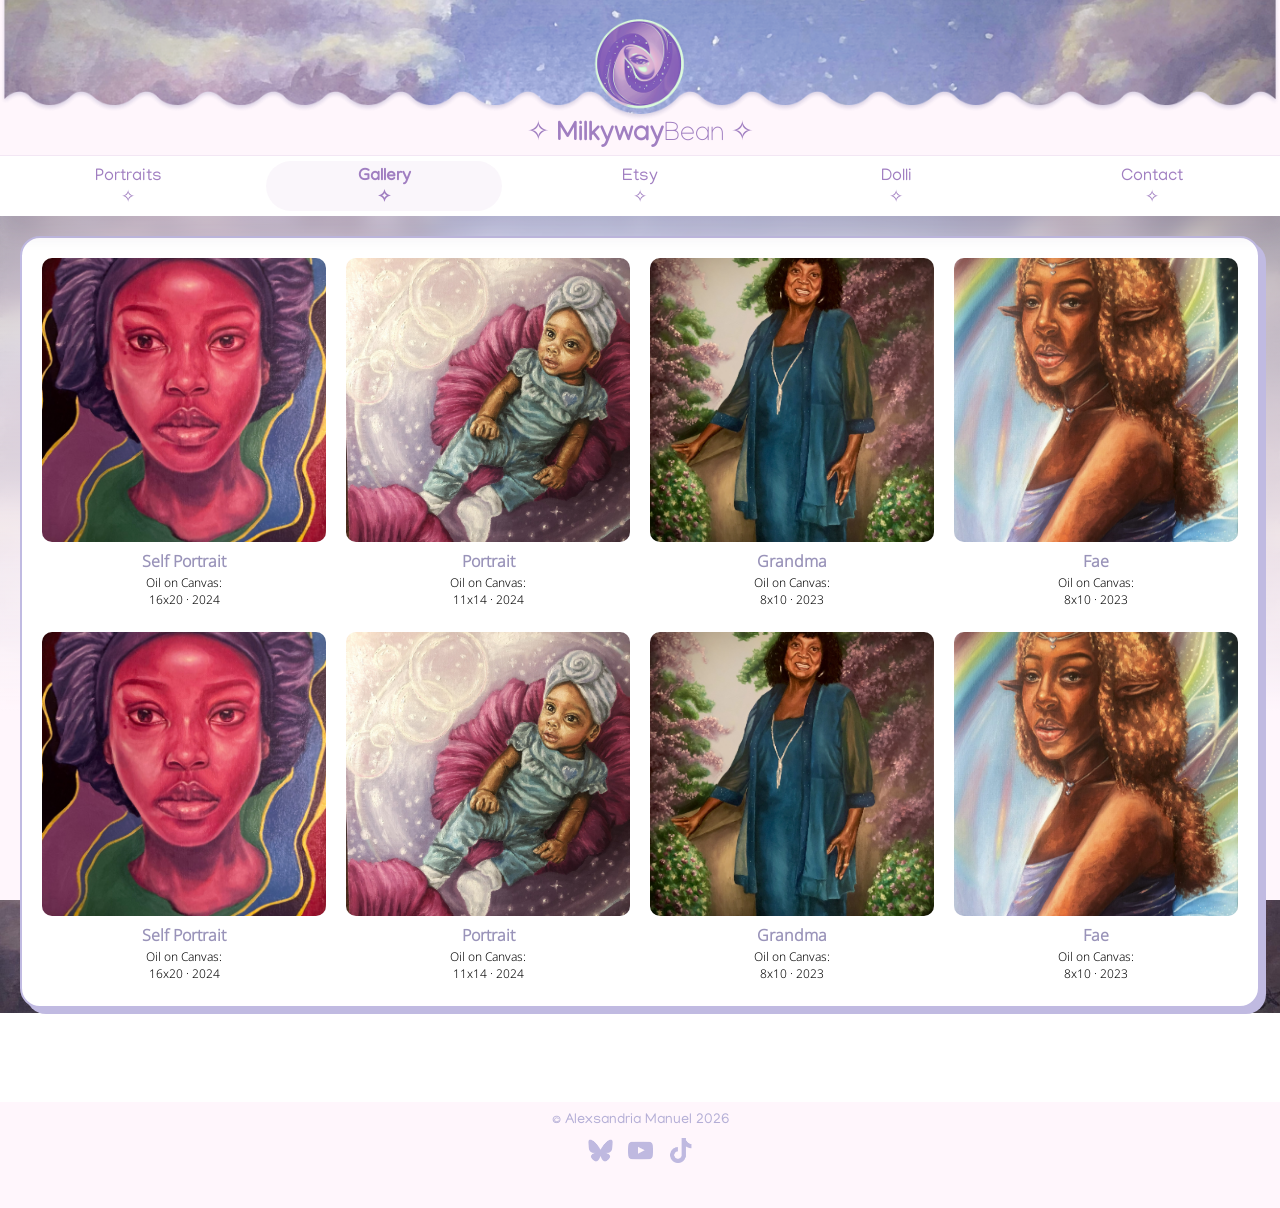
<file: gallery.html>
<!DOCTYPE html>
<html lang="en">
<head>
<meta http-equiv="content-type" content="text/html; charset=utf-8">
<meta name="viewport" content="width=device-width, initial-scale=1, viewport-fit=cover">
<meta name="mobile-web-app-capable" content="yes">
<meta name="apple-mobile-web-app-capable" content="yes">
<meta name="text-scale" content="scale">

<title>MilkywayBean</title>
<link rel="icon" type="image/x-icon" href="Assets/mwblogo.png">
<link rel="stylesheet" href="mainstyle.css">
<script src="mainscript.js" defer></script>

<style>


.gallerycontainer{
    box-shadow: 6px 6px 0px #c0bae1;
}

.galleryitem {
    margin: 0;
    cursor: pointer;
    display: flex;
    flex-direction: column;
    width: calc(25% - 15px);
}

.galleryimg {
    width: 100%;
    aspect-ratio: 1 / 1;
    object-fit: cover;
    cursor: pointer;
    border-radius: 10px;
    transition: ease .3s;
}

.gallerytitle {
    font-size: 16px;
    margin: 8px 0 2px 0;
    line-height: normal;
    text-align: center;
}

.galleryinfo {
    margin: 0 0 4px 0;
    line-height: normal;
    text-align: center;
    font-size: 12px;
}

#lightbox {
    display: none;
    position: fixed;
    inset: 0;
    background: rgba(0,0,0,0.8);
    z-index: 999;
    align-items: center;
    justify-content: center;
    flex-direction: column;
    gap: 12px;
    cursor: pointer;
}

#lightboximg {
    max-width: 90%;
    max-height: 80%;
    border-radius: 10px;
}

#lightboxcaption {
    text-align: center;
    color: white;
}

#lightboxcaption h3 {
    font-size: 18px;
    color: white;
}

#lightboxcaption p {
    margin: 0;
    margin-top:25px;
    color: rgba(255,255,255,0.75);
}

@media screen and (max-width: 614px) {
    .galleryitem {
        width: calc(50% - 10px);
    }
}
</style>
</head>

<body>
<div id="pagebg"></div>
<header>
<a href="index.html"><img id="logobanner" src="Assets/bannerframe.png"/></a>
<a href="index.html"><div id="title">✧ Milkyway<thin style="font-family: headertextthin;">Bean</thin> ✧</div></a>
</header>
<nav id="navbar">

<div id="navmenu">
<p id="swirl">𖦹</p>Menu
</div>

<div class="page"><a  href="portraits.html">Portraits <br> ✧</a></div>
<div class="activepage"><a  href="gallery.html">Gallery <br> ✧</a></div>
<div class="page"><a href="" rel="noopener" target="_blank">Etsy <br> ✧</a></div>
<div class="page"><a href="" rel="noopener" target="_blank">Dolli <br> ✧</a></div>
<div class="page">Contact <br> ✧</div>
</nav>



<main id="maincontent">
    <div class="gallerycontainer" style="background-color:white;">

        <figure class="galleryitem" onclick="openLightbox(this)">
            <img class="galleryimg" src="Paintings/selfportrait1.jpg"/>
            <figcaption>
                <h3 class="gallerytitle">Self Portrait</h3>
                <p class="galleryinfo">Oil on Canvas:<br> 16x20 · 2024</p>
            </figcaption>
        </figure>

        <figure class="galleryitem" onclick="openLightbox(this)">
            <img class="galleryimg" src="Paintings/portrait1.jpg"/>
            <figcaption>
                <h3 class="gallerytitle">Portrait</h3>
                <p class="galleryinfo">Oil on Canvas:<br> 11x14 · 2024</p>
            </figcaption>
        </figure>

        <figure class="galleryitem" onclick="openLightbox(this)">
            <img class="galleryimg" src="Paintings/grandma1.jpg"/>
            <figcaption>
                <h3 class="gallerytitle">Grandma</h3>
                <p class="galleryinfo">Oil on Canvas:<br> 8x10 · 2023</p>
            </figcaption>
        </figure>

        <figure class="galleryitem" onclick="openLightbox(this)">
            <img class="galleryimg" src="Paintings/fae1.jpg"/>
            <figcaption>
                <h3 class="gallerytitle">Fae</h3>
                <p class="galleryinfo">Oil on Canvas:<br> 8x10 · 2023</p>
            </figcaption>
        </figure>

        <figure class="galleryitem" onclick="openLightbox(this)">
            <img class="galleryimg" src="Paintings/selfportrait1.jpg"/>
            <figcaption>
                <h3 class="gallerytitle">Self Portrait</h3>
                <p class="galleryinfo">Oil on Canvas:<br> 16x20 · 2024</p>
            </figcaption>
        </figure>

        <figure class="galleryitem" onclick="openLightbox(this)">
            <img class="galleryimg" src="Paintings/portrait1.jpg"/>
            <figcaption>
                <h3 class="gallerytitle">Portrait</h3>
                <p class="galleryinfo">Oil on Canvas:<br> 11x14 · 2024</p>
            </figcaption>
        </figure>

        <figure class="galleryitem" onclick="openLightbox(this)">
            <img class="galleryimg" src="Paintings/grandma1.jpg"/>
            <figcaption>
                <h3 class="gallerytitle">Grandma</h3>
                <p class="galleryinfo">Oil on Canvas:<br> 8x10 · 2023</p>
            </figcaption>
        </figure>

        <figure class="galleryitem" onclick="openLightbox(this)">
            <img class="galleryimg" src="Paintings/fae1.jpg"/>
            <figcaption>
                <h3 class="gallerytitle">Fae</h3>
                <p class="galleryinfo">Oil on Canvas:<br> 8x10 · 2023</p>
            </figcaption>
        </figure>

    </div>

    <div id="lightbox" onclick="this.style.display='none'">
        <img id="lightboximg"/>
        <div id="lightboxcaption">
            <h3 id="lightboxtitle"></h3>
            <p id="lightboxinfo"></p>
        </div>
    </div>
</main>
    <footer>
        <div id="footer"> © Alexsandria Manuel 2026</div>
        <div id="smfooter">
        <a href="" rel="noopener" target="_blank"><img class="smfootericons" src="Assets/bluesky.png"/></a> 
        <a href="" rel="noopener" target="_blank"><img class="smfootericons" src="Assets/youtube.png"/></a>
        <a href="" rel="noopener" target="_blank"><img class="smfootericons" src="Assets/tiktok.png"/></a>
        </div>
    </footer>


    </body>

    </html>
</file>
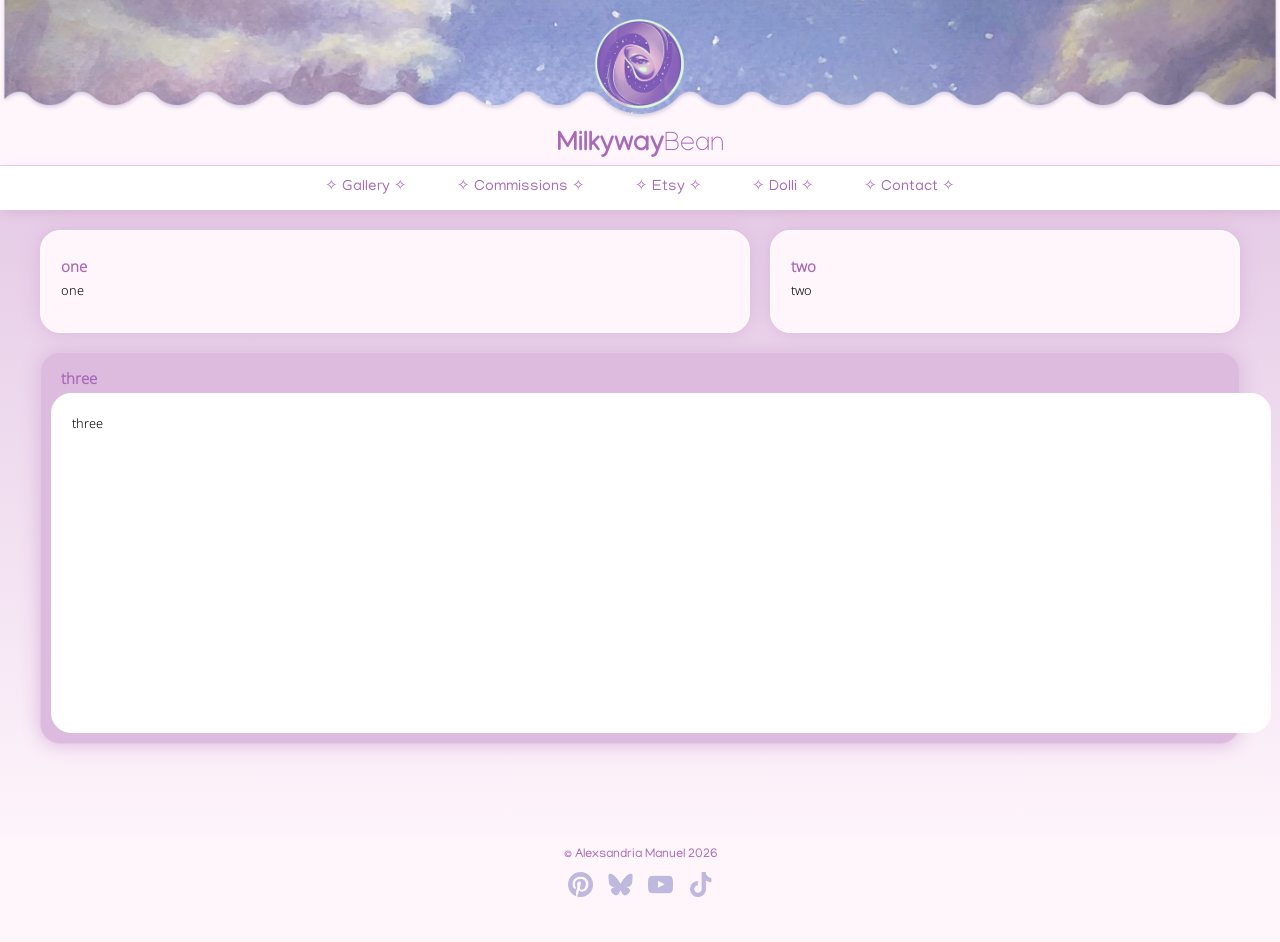
<file: milkywaybean.html>
<!DOCTYPE html>
<html lang="en">
<head>
<meta http-equiv="content-type" content="text/html; charset=utf-8">
<meta name="viewport" content="width=device-width, initial-scale=1">
<title></title>
<style>
@font-face {
    font-family: headertextbold;
    src: url(Fonts/Manjari\ Bold\ 700.ttf);
}

@font-face {
    font-family: headertextreg;
    src: url(Fonts/Manjari\ Regular\ 400.ttf);
}

@font-face {
    font-family: headertextthin;
    src: url(Fonts/Manjari\ Thin\ 100.ttf);
}

@font-face {
    font-family: bodytext;
    src: url(Fonts/NotoSans-VariableFont_wdth\,wght.ttf);
    font-weight: 300;
}

body {
    font-family: bodytext;
    height: 100%;
    padding: 0;
    margin: 0;
    background: linear-gradient(0deg, #FFF6FC 0%, #d9b6dca4 100%);
    background-color: #d9b6dca4;
    background-repeat: no-repeat;
    overflow-x: hidden;
    font-size: .8rem;
    user-select: none;
    transition: .3s ease;
}

header {
    overflow-x: hidden;
    background-color: #FFF6FC;

}

#logobanner {
    width: 100%;
    height: auto;
    position: relative;
    z-index: 200;
}

#title {
    font-family: headertextbold;
    font-size: 1.7rem;
    text-align: center;
    color: #A969B9;

    border-bottom: solid 1px #a969b947;
    width: 100%;
    margin: auto;
    margin-top: -5px;
    padding-bottom: 3px;
    position: relative;
    z-index: 300;
}

#navbar {
    background-color: white;
    color: #A969B9;
    box-shadow: 3px 3px 10px rgba(187, 114, 168, 0.24);
    padding: 5px 10px;
    font-size: 15px;
    font-family: headertextbold;
    display: flex;
    justify-content: center;
    flex-wrap: wrap;
    flex-direction: row;
    text-align: center;
    gap: 30px;
    width: auto;
    height: 34px;
    top: 0;
    position: sticky;
    z-index: 100;
    transition: .3s ease;
    animation: fadeUp 0.5s  both;
}

#navmenu {
    display: none;
}

a{
    text-decoration: none;
    color: #A969B9;
}

.page {
    cursor: pointer;
    transition: 0.4s ease;
    width: auto;
    padding: 5px;
    padding-left:10px;
    padding-right:10px;
    border-radius: 20px;
    font-family: headertextreg;
}

.page:hover {
    background-color: #d9b6dc21;
    font-family: headertextbold;
}

main {
    padding: 20px 40px;
}

.container, .gallerycontainer {
    background-color: #FFF6FC;
    padding: 20px;
    width: 100%;
    border-radius: 20px;
    border: 1px white solid;
    display:flex;
    flex-direction: row;
    flex-wrap: wrap;
    gap:20px;
}

.container {
    box-shadow: 0px 0px 20px #dab6da;
    transition: 0.4s ease;
    will-change: transform;
    isolation: isolate;
    animation: fadeUp 0.5s both;
}

.galleryborder {
    background-color: #ddbbdf;
    padding: 10px;
    width: 100%;
    border-radius: 20px;
    box-shadow: 0px 0px 20px #dab6da;
    border: 1px #e5c6e7 solid;
    transition: 0.4s ease;
    will-change: transform;
    isolation: isolate;
    animation: fadeUp 0.5s  both;
}

@keyframes fadeUp {
  from {
    opacity: 0;
    transform: scale(0.99) translateY(-6px);
  }
  to {
    opacity: 1;
    transform: scale(1) translateY(0);
  }
}

h3 {
    line-height: 0;
    color: #A969B9;
}

footer {
    background-color: #FFF6FC;
    color: #A969B9;
    font-family: headertextreg;
    text-align: center;
    padding: 10px;
    position: relative;
    bottom: -74px;
}

#smbanner {
    width: auto;
    display: flex;
    flex-direction: row;
    flex-wrap: nowrap;
    justify-content: center;
    gap: 15px;
    padding: 10px;
    padding-bottom: 30px;
}

.smbannericons {
    width: 25px;
    transition: .4s ease;
}

.smbannericons:hover,
.smbannericons:active {
    cursor: pointer;
    filter: saturate(2);
}

#swirl {
    margin: 0;
    padding: 0;
    display: none;
    font-size: 20px;
    transition: transform 0.4s ease;
}

#swirl:hover,
#swirl:active {
    animation: swirlSpin 0.6s ease-in-out;
    cursor: pointer;
}

@keyframes swirlSpin {
    from { transform: rotate(360deg); }
    to { transform: rotate(0deg); }
}


@media screen and (min-width: 661px) {
    #logobanner {
        transform: translateY(-10px);
        transition: transform 0.4s ease-in-out;
    }

    #logobanner:hover {
        transform: translateY(0);
        cursor: pointer;
    }
}


@media screen and (max-width: 660px) {
    header {
        position: relative;
        top: 0;
        z-index: 200;
    }

    #logobanner {
        transform: scale(1.5);
        transform-origin: center top;
        cursor: pointer;
    }

    #title {
        margin-top: 25px;
    }

    #navbar {
        flex-direction: column;
        position: sticky;
        top: 0;
        z-index: 300;
        gap: 0;
        padding: 5px 10px;
        height: auto;
    }

    #navbar div:first-child {
        padding: 5px;
        width: stretch;
        margin: auto;
        border-radius: 10px;
    }

    #navbar div:not(:first-child) {
        opacity: 0;
        pointer-events: none;
        max-height: 0;
        overflow: hidden;
        transition: opacity 0.3s ease, max-height 0.3s ease;
        padding: 0;
    }

    #navbar.open div:not(:first-child) {
        opacity: 1;
        pointer-events: auto;
        max-height: 30px;
        padding: 8px 0;
    }

    #navmenu {
        display: block;
    }

    #swirl {
        display: block;
    }
}
</style>
</head>

<body>
<header>

<img id="logobanner" src="Assets/bannerframe.png"/>
<div id="title">Milkyway<thin style="font-family: headertextthin;">Bean</thin></div>

</header>
<nav id="navbar">

<div id="navmenu">
<p id="swirl">𖦹</p>menu
</div>

<div class="page"><a  href="">✧ Gallery ✧</a></div>
<div class="page"><a  href="">✧ Commissions ✧</a></div>
<div class="page"><a href="" rel="noopener" target="_blank">✧ Etsy ✧</a></div>
<div class="page"><a href="" rel="noopener" target="_blank">✧ Dolli ✧</a></div>
<div class="page">✧ Contact ✧</div>
</nav>
<main>

<section style="display:flex;flex-direction: row;margin:auto;position:relative;width:100%;gap:20px;flex-wrap: wrap;">
<div class="container" style="flex:50%;">
    <section>
    <h3>one</h3>
    <p>one</p>
    </section>
</div>
<div class="container" style="flex:30%;">
    <section>
    <h3>two</h3>
    <p>two</p>
    </section>
</div>
</section>

<section  style="display:flex;flex-direction: row;margin:auto;margin-top:20px;position:relative;width:100%;gap:20px;">
<div class="galleryborder">
    <div style="padding-left:10px;"><h3>three</h3></div>
    <div class="gallerycontainer" style="width:stretch;padding-bottom:300px;background-color: white;">
    three
    </div>
</div>
</section>

</main>
<footer>
    <div id="footer"> © Alexsandria Manuel 2026</div>
    <div id="smbanner">
    <a href="" rel="noopener" target="_blank"><img class="smbannericons" src="Assets/pinterest.png"/></a>
    <a href="" rel="noopener" target="_blank"><img class="smbannericons" src="Assets/bluesky.png"/></a> 
    <a href="" rel="noopener" target="_blank"><img class="smbannericons" src="Assets/youtube.png"/></a>
    <a href="" rel="noopener" target="_blank"><img class="smbannericons" src="Assets/tiktok.png"/></a>
    </div>
</footer>

<script>
const navmenu = document.getElementById('navmenu');
const navbar = document.getElementById('navbar');

navmenu.addEventListener('click', function(e) {
    if (window.innerWidth > 660) return;
    e.stopPropagation();
    navbar.classList.toggle('open');
});

document.addEventListener('click', function(e) {
    if (window.innerWidth > 660) return;
    if (navbar.classList.contains('open') && !navbar.contains(e.target)) {
        navbar.classList.remove('open');
    }
});
</script>

</body>

</html>
</file>
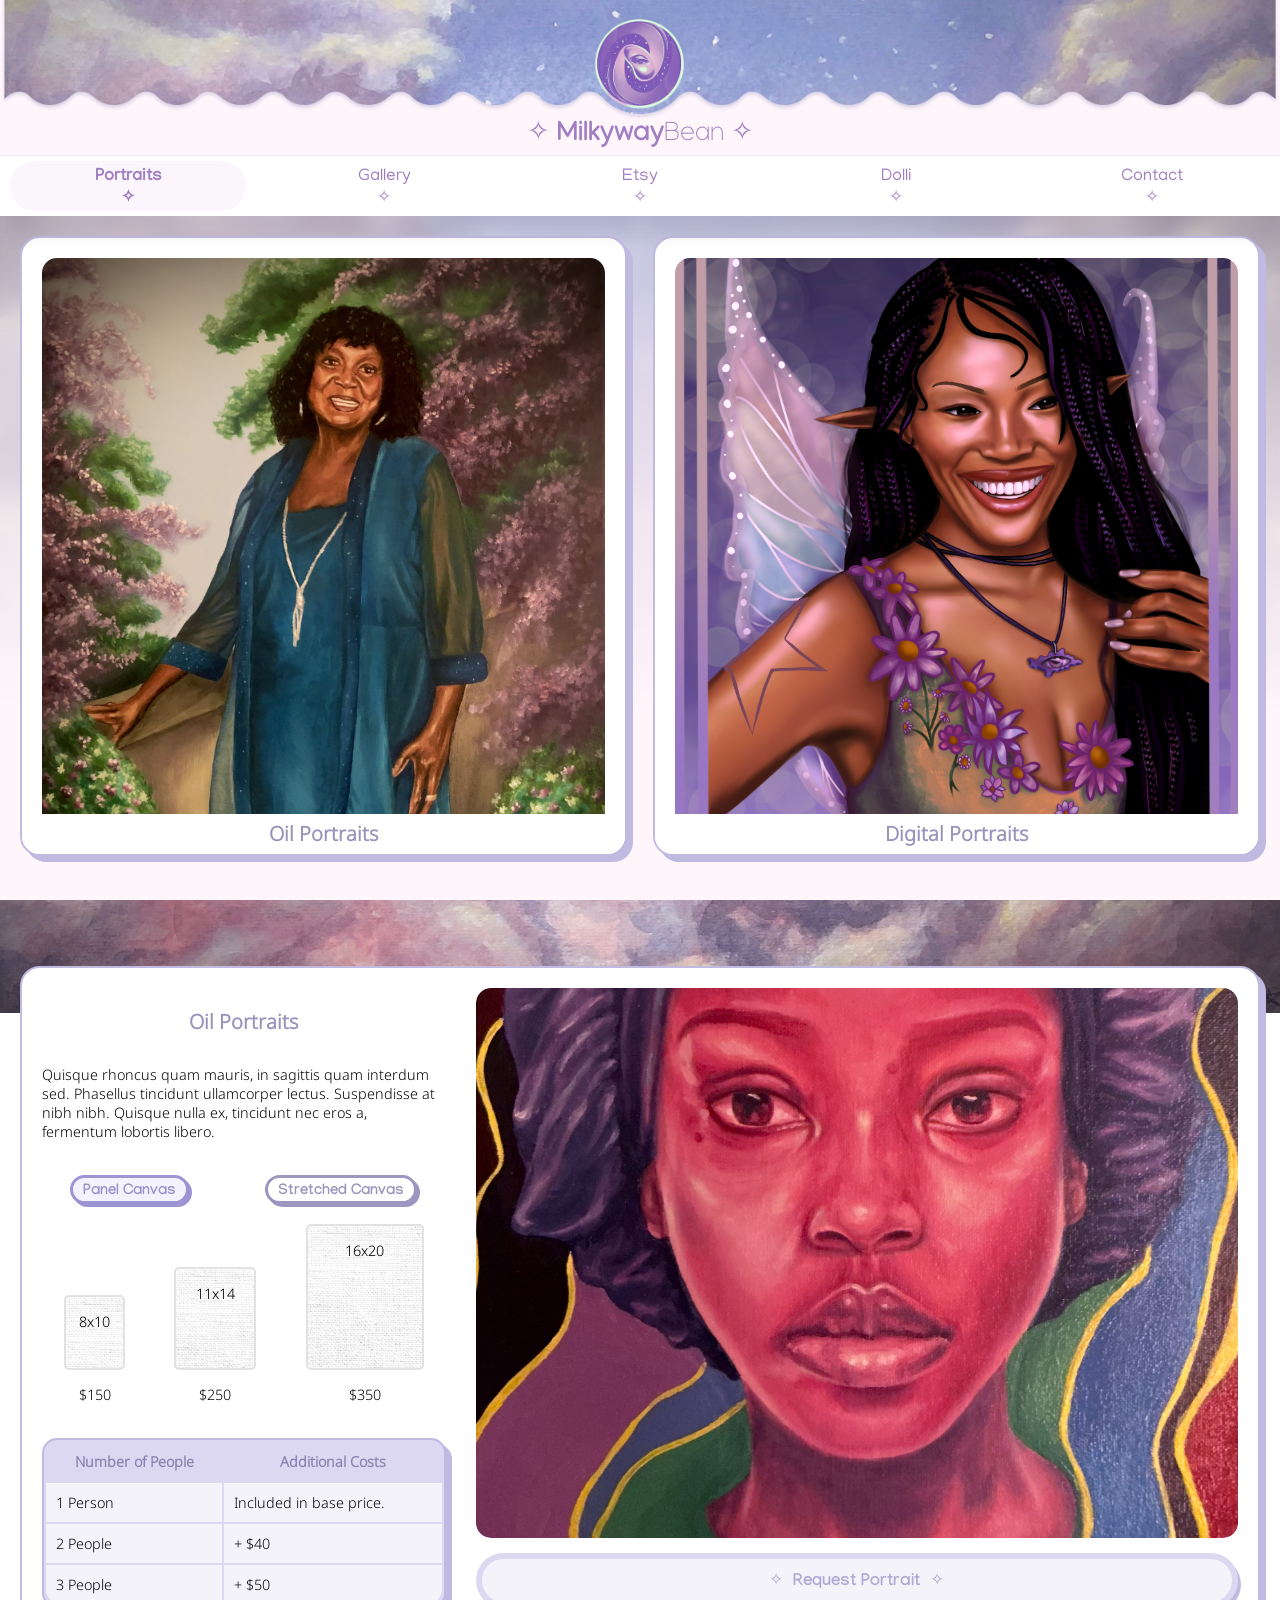
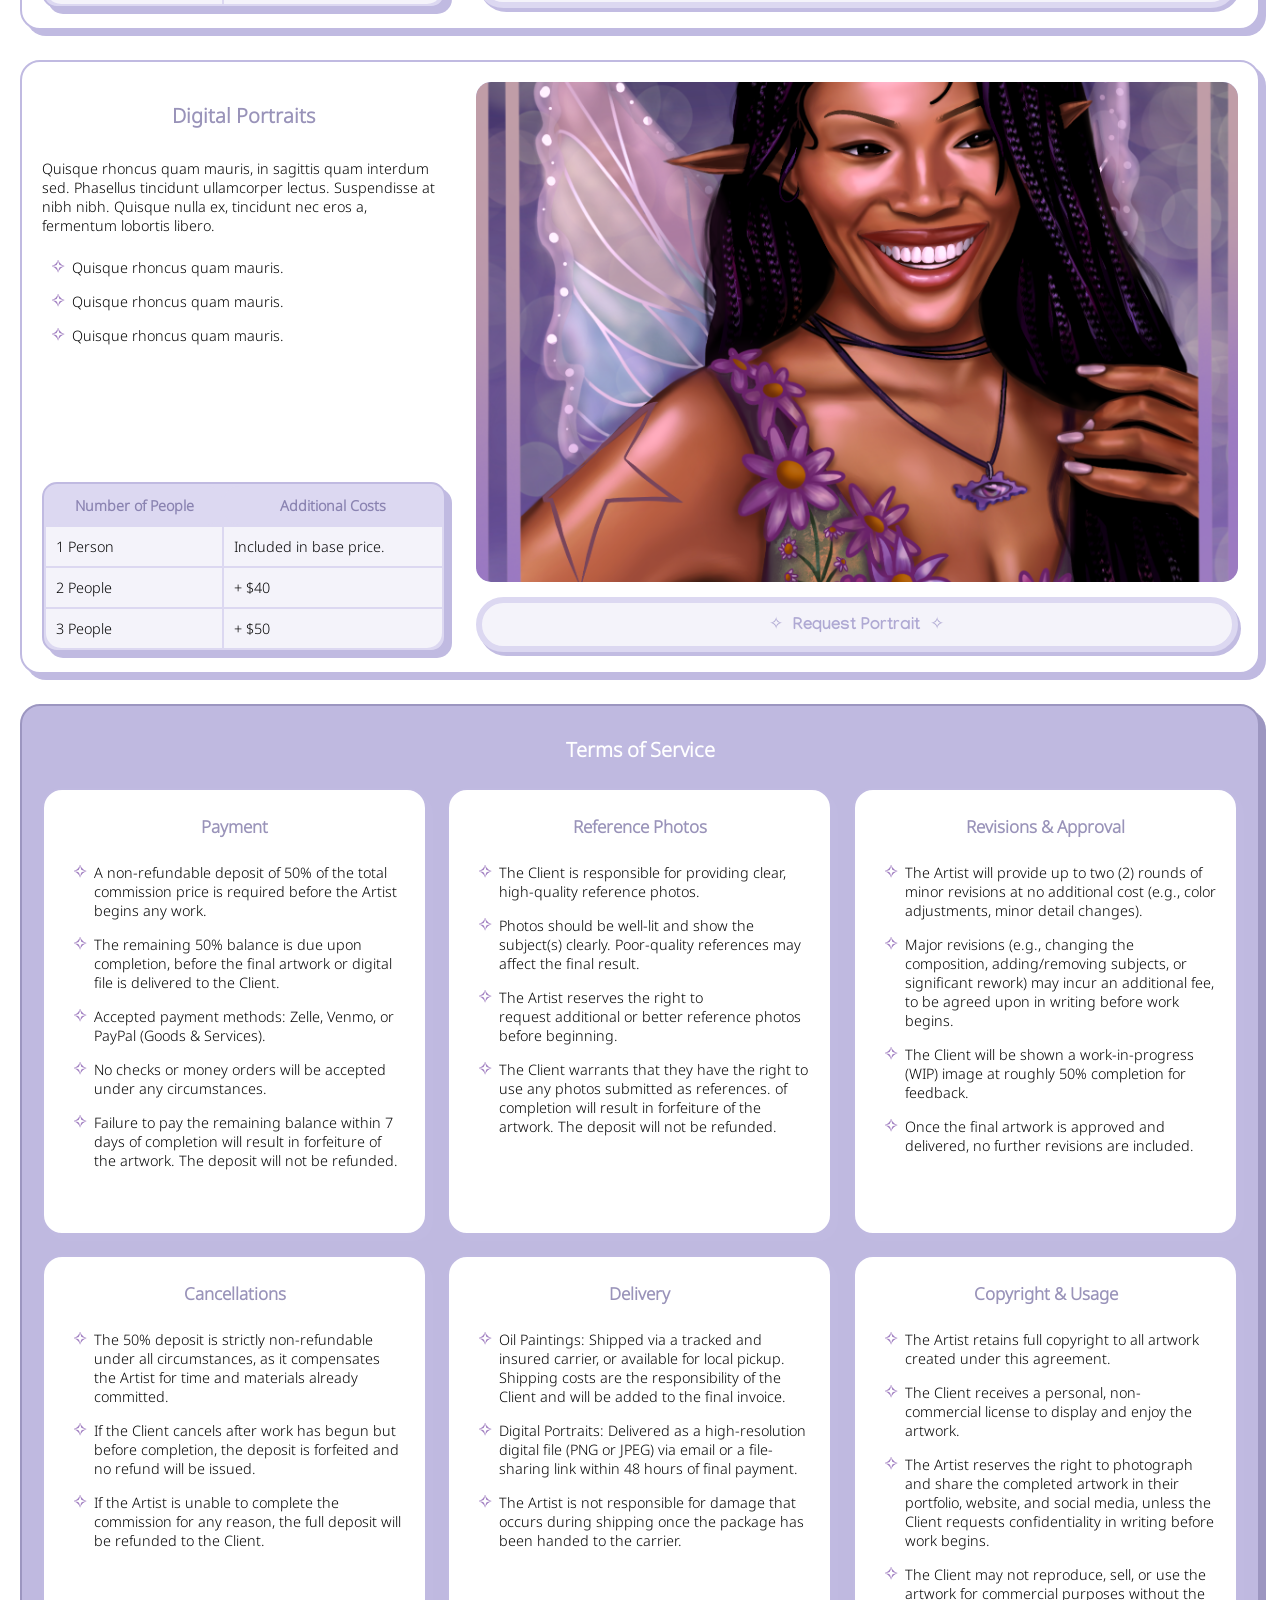
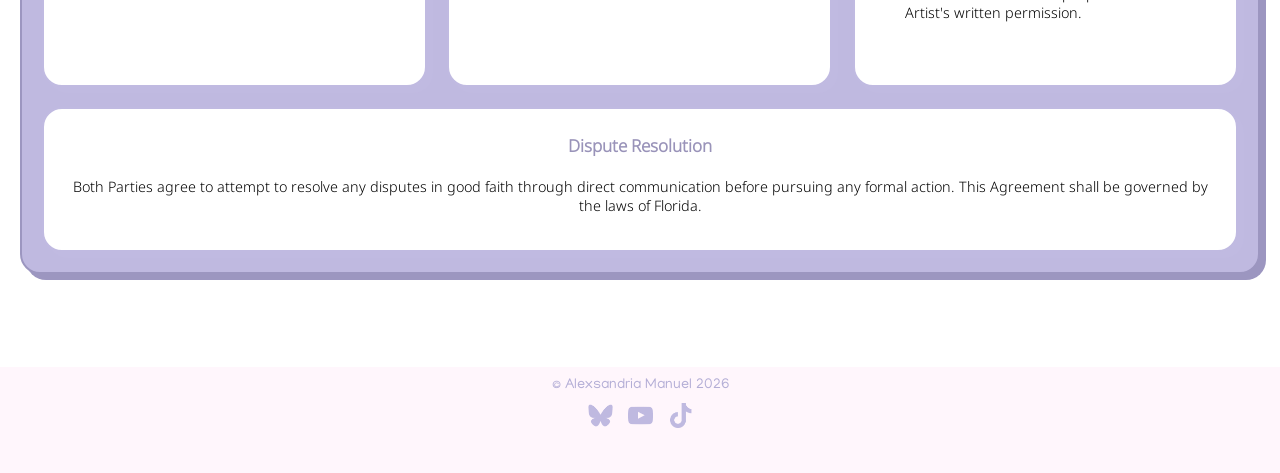
<file: portraits.html>
<!DOCTYPE html>
<html lang="en">
<head>
<meta http-equiv="content-type" content="text/html; charset=utf-8">
<meta name="viewport" content="width=device-width, initial-scale=1, viewport-fit=cover">
<meta name="mobile-web-app-capable" content="yes">
<meta name="apple-mobile-web-app-capable" content="yes">
<meta name="text-scale" content="scale">

<title>MilkywayBean</title>
<link rel="icon" type="image/x-icon" href="Assets/mwblogo.png">
<link rel="stylesheet" href="mainstyle.css">
<script src="mainscript.js" defer></script>

<style>

.section1 {
    display: flex;
    flex-direction: row;
    margin: auto;
    position: relative;
    width: 100%;
    gap: 26px;
    flex-wrap: wrap;
    justify-content: center;
    height: calc(100dvh - 280px);
    margin-bottom:80px;
}

.section1 .container {
    flex: 1 1 300px;
    margin-top: 0;
    display: flex;
    flex-direction: column;
    justify-content: flex-end;
    padding: 0;
    overflow: hidden;
    position: relative;
    cursor: pointer;
}

.section1 .container img {
    width: stretch;
    width: -webkit-fill-available;
    height: -webkit-fill-available;
    height: stretch;
    border-radius: 35px;
    object-fit: cover;
    position: absolute;
    padding: 20px;
    top: 0;
    left: 0;
}

.section1 .caption {
    position: relative;
    z-index: 10;
    padding: 10px;
    padding-top:0;
    display: flex;
    flex-direction: column;
    gap: 10px;
    text-align: center;
    background-color: white;
}

.canvasthumbnail{
    text-align: center;
    border: 2px solid #d9d9d9;
    border-radius: 5px;
    background-image: url(Assets/canvas.png);
    background-size: 160px;
    filter: contrast(1.1);
    transition: border 0.3s ease, box-shadow 0.3s ease, filter 0.3s ease;

}

.slideshow {
    background-color: #bfb9e0;
    margin: auto;
    border-radius: 15px;
    position: relative;
    margin-bottom: 15px;
    width: stretch;
    width: -webkit-fill-available;
    min-height: 500px;
    height: stretch;
    height: -webkit-fill-available;
    overflow: hidden; /* ADD THIS */
}

.slideshow .slide {
    position: absolute;
    inset: 0;
    opacity: 0;
    transition: opacity 1.2s ease-in-out;
    border-radius: 15px;
}

.slideshow .slide.active {
    opacity: 1;
}

.slideshow .slide img {
    width: 100%;
    height: 100%;
    object-fit: cover;
    border-radius: 15px;
}


th{    
    background-color: #dcd8f1;
    border-radius: 15px;
}
td{    
    background-color: #f4f3fa;
    color:black;
}

.caption{
    height:30px;
    display: flex;
    flex-direction: column;
}

.containerwrap .container{
    background-color:white;
    gap:unset; 
    flex-direction: column;
    flex:25%;
}

ul {
  list-style-image: url(Assets/starpoint.png);
  margin-left: -10px;
  margin-top:-25px;
}

li{
    margin-top:15px;
}

.qbportrait{
    object-position: 0px -70px;
}

.canvasthumbnail{

}

#section2, #section3, #section4 {
    scroll-margin-top: 80px;
}
@media screen and (max-width: 450px) {
   .canvasthumbnail{
        transform: scale(.8);
    
   }
}


@media screen and (max-width: 614px) {
   .section1{
        height: 70vh;
    
   }
}

@media screen and (max-width: 820px) {
#section2, #section3, #section4 {
    scroll-margin-top: 126px;
}
}


@media screen and (max-width: 1030px) {
    .qbportrait {
        object-position: top;
    }

}

@media screen and (orientation: landscape) and (max-width: 1180px) {
   .section1 .container{
       flex:50;
   }
}
</style>
</head>

<body>
<div id="pagebg"></div>
<header>

<a href="index.html"><img id="logobanner" src="Assets/bannerframe.png"/></a>
<a href="index.html"><div id="title">✧ Milkyway<thin style="font-family: headertextthin;">Bean</thin> ✧</div></a>

</header>
<nav id="navbar">

<div id="navmenu">
<p id="swirl">𖦹</p>Menu
</div>

<div class="activepage"><a  href="portraits.html">Portraits <br> ✧</a></div>
<div class="page"><a  href="gallery.html">Gallery <br> ✧</a></div>
<div class="page"><a href="" rel="noopener" target="_blank">Etsy <br> ✧</a></div>
<div class="page"><a href="" rel="noopener" target="_blank">Dolli <br> ✧</a></div>
<div class="page">Contact <br> ✧</div>
</nav>



<main id="maincontent">

<section id="section1" class="section1">
    <div class="container" onclick="location.href='#section2'">
        <img style="object-position: top;" src="Paintings/grandma1.jpg"/>
        <div class="caption">
            <h3 style="text-align: center;line-height: 0;">Oil Portraits</h3>
        </div>
    </div>
    <div class="container" onclick="location.href='#section3'">
        <img class="qbportrait" src="Paintings/QB_Portrait.PNG"/>
        <div class="caption">
            <h3 style="text-align: center;line-height: 0;">Digital Portraits</h3>
        </div>
    </div>
</section>

<nav class="navbar2">
    <div class="sectionbutton"><a href="#section2">Oil</a></div>
    <div class="sectionbutton"><a href="#section3">Digital</a></div>
    <div class="sectionbutton"><a href="#section4">Terms</a></div>
</nav>

<section id="section2" class="section2" style="display:flex;flex-direction: row;margin:auto;position:relative;width:100%;gap:20px;flex-wrap: wrap;justify-content: center;margin-top:20px">
    
    <div class="container" style="gap:30px; flex-direction: row;flex-wrap: wrap;">
        <div class="infobox" style="flex: 30%; gap: 20px; flex-direction: column; display: flex;"> 
            <section>
                <h3 style="text-align: center;">Oil Portraits</h3>
                <p style="margin-top:30px">Quisque rhoncus quam mauris, in sagittis quam interdum sed. Phasellus tincidunt ullamcorper lectus. Suspendisse at nibh nibh. Quisque nulla ex, tincidunt nec eros a, fermentum lobortis libero.</p>
            </section>
            <section style="flex-direction: row;display:flex;justify-content: space-around;flex-wrap:wrap;gap:20px;">
                <div class="button2">Panel Canvas</div><div class="button2">Stretched Canvas</div>
            </section>
            <section>
                <div class="canvasoptions">
                    <div style="flex-direction: row;display: flex;gap: 5px;align-items: flex-end;text-align: center;justify-content: space-around;">
                        
                        <div class="canvasthumbnailwrap">
                            <div class="canvasthumbnail" style="width:57px;height:71px">
                                <p>8x10</p>
                            </div>
                            <p class="canvas-price">$150</p>  
                        </div>

                        <div class="canvasthumbnailwrap">
                            <div class="canvasthumbnail" style="width:78px;height:99px">
                                <p>11x14</p>
                            </div>
                            <p class="canvas-price">$250</p>
                        </div>

                        <div class="canvasthumbnailwrap">
                            <div class="canvasthumbnail" style="width:114px;height:142px">
                            <p>16x20</p>
                            </div>
                            <p class="canvas-price">$350</p>
                        </div>
                    </div>


                </div>

                <div class="prices">
                    <table cellpadding="10" style="color:#8a83b1; border:2px #c0bae1 solid;margin:auto;margin-top:20px;width:100%;border-radius: 15px;background-color: #dcd8f1;box-shadow: 6px 6px 0px #c0bae1;">
                        <tbody background-color: #f4f3fa;box-shadow: 6px 6px 0px #c2bce2;border: none;border-radius: 15px;>
                          <tr>
                                <th>Number of People</th>
                                <th>Additional Costs</th>
                            </tr>
                            <tr>
                                <td>1 Person</td>
                                <td>Included in base price.</td>
                            </tr>
                            <tr>
                                <td>2 People</td>
                                <td>+ $40</td>
                            </tr>
                                <td style="border-bottom-left-radius: 15px;">3 People</td>
                                <td style="border-bottom-right-radius: 15px;">+ $50</td>
                            </tr>
                        </tbody>
                    </table>
                </div>

            </section>
        </div>

        <div class="infobox" style=" flex: 60%; text-align: center; display: flex; flex-direction: column; align-items: stretch;">
            <div class="slideshow">
                <div class="slide active"><img style="object-position: center;" src="Paintings/selfportrait1.jpg" alt="Oil Portrait"></div>
                <div class="slide"><img style="object-position: top;" src="Paintings/grandma1.jpg" alt="Oil Portrait"></div>
                <div class="slide"><img src="Paintings/portrait1.jpg" alt="Oil Portrait"></div>
            </div>
            <div class="button1">✧ &nbsp;Request Portrait&nbsp; ✧</div>
        </div>
    </div>

</section>

<section id="section3" class="section3" style="display:flex;flex-direction: row;margin:auto;position:relative;width:100%;gap:20px;flex-wrap: wrap;justify-content: center;margin-top:20px">
    
 <div class="container" style="gap:30px; flex-direction: row;flex-wrap: wrap;">
        <div class="infobox" style="flex: 30%; gap: 20px; flex-direction: column; display: flex; justify-content: space-between;"> 
            <section>
                <h3 style="text-align: center;">Digital Portraits</h3>
                <p style="margin-top:30px">Quisque rhoncus quam mauris, in sagittis quam interdum sed. Phasellus tincidunt ullamcorper lectus. Suspendisse at nibh nibh. Quisque nulla ex, tincidunt nec eros a, fermentum lobortis libero.</p>

                <br>

                <ul>
                    <li>Quisque rhoncus quam mauris.</li>
                    <li>Quisque rhoncus quam mauris.</li>
                    <li>Quisque rhoncus quam mauris.</li>
                </ul>
                
            
            </section>
            <section>
                <div class="prices">
                    <table cellpadding="10" style="color:#8a83b1; border:2px #c0bae1 solid;margin:auto;margin-top:20px;width:100%;border-radius: 15px;background-color: #dcd8f1;box-shadow: 6px 6px 0px #c0bae1;">
                        <tbody background-color: #f4f3fa;box-shadow: 6px 6px 0px #c2bce2;border: none;border-radius: 15px;>
                          <tr>
                                <th>Number of People</th>
                                <th>Additional Costs</th>
                            </tr>
                            <tr>
                                <td>1 Person</td>
                                <td>Included in base price.</td>
                            </tr>
                            <tr>
                                <td>2 People</td>
                                <td>+ $40</td>
                            </tr>
                                <td style="border-bottom-left-radius: 15px;">3 People</td>
                                <td style="border-bottom-right-radius: 15px;">+ $50</td>
                            </tr>
                        </tbody>
                    </table>
                </div>
            </section>
        </div>

        <div class="infobox" style=" flex: 60%; text-align: center; display: flex; flex-direction: column; align-items: stretch;">
            <div class="slideshow">
                <div class="slide active"><img style="object-position: center;" src="Paintings/QB_Portrait.PNG" alt="Oil Portrait"></div>
                <div class="slide"><img style="object-position: center;" src="Paintings/untitled4.jpg" alt="Oil Portrait"></div>
                <div class="slide"><img src="Paintings/solareclipse1.PNG" alt="Oil Portrait"></div>
            </div>
            <div class="button1">✧ &nbsp;Request Portrait&nbsp; ✧</div>
        </div>
    </div>

</section>
<section id="section4" class="section4" style="display:flex;flex-direction:row;margin:auto;margin-top:20px;position:relative;width:100%;gap:20px;">
    <div class="galleryborder" style="padding-left:20px; padding-right:20px; padding-bottom:20px;">
        <div class="middleheader" style="padding-left:20px;padding-right:20px;padding-bottom:5px;justify-content: center;">
            <h3 style="color:#ffffff">Terms of Service</h3>
        </div>

        <div class="containerwrap" style="display:flex;gap:20px;flex-wrap: wrap;">
        <div class="container">
          <h3 class="h3sub" style="text-align: center;">Payment</h3>
          <p>
            <ul>
                <li>A non-refundable deposit of 50% of the total commission price is required before the Artist begins any work. </li>
                <li>The remaining 50% balance is due upon completion, before the final artwork or digital file is delivered to the Client. </li>
                <li>Accepted payment methods: Zelle, Venmo, or PayPal (Goods & Services). </li>
                <li>No checks or money orders will be accepted under any circumstances. </li>
                <li>Failure to pay the remaining balance within 7 days of completion will result in forfeiture of the artwork. The deposit will not be refunded. </li>
            </ul>
          </p>
        </div>

        <div class="container">
          <h3 class="h3sub" style="text-align: center;">Reference Photos</h3>
          <p>
            <ul>
                <li>The Client is responsible for providing clear, high-quality reference photos. </li>
                <li>Photos should be well-lit and show the subject(s) clearly. Poor-quality references may affect the final result. </li>
                <li>The Artist reserves the right to request additional or better reference photos before beginning. </li>
                <li>The Client warrants that they have the right to use any photos submitted as references. of completion will result in forfeiture of the artwork. The deposit will not be refunded. </li>
            </ul>
          </p>

        </div>

        <div class="container">
          <h3 class="h3sub" style="text-align: center;">Revisions & Approval</h3>
          <p>
            <ul>
                <li>The Artist will provide up to two (2) rounds of minor revisions at no additional cost (e.g., color adjustments, minor detail changes). </li>
                <li>Major revisions (e.g., changing the composition, adding/removing subjects, or significant rework) may incur an additional fee, to be agreed upon in writing before work begins. </li>
                <li>The Client will be shown a work-in-progress (WIP) image at roughly 50% completion for feedback. </li>
                <li>Once the final artwork is approved and delivered, no further revisions are included. </li>
            </ul>
          </p>
        </div>        
        
        <div class="container">
          <h3 class="h3sub" style="text-align: center;">Cancellations</h3>
          <p>
            <ul>
                <li>The 50% deposit is strictly non-refundable under all circumstances, as it compensates the Artist for time and materials already committed. </li>
                <li>If the Client cancels after work has begun but before completion, the deposit is forfeited and no refund will be issued. </li>
                <li>If the Artist is unable to complete the commission for any reason, the full deposit will be refunded to the Client. </li>
            </ul>
          </p>
        </div>

        <div class="container">
          <h3 class="h3sub" style="text-align: center;">Delivery</h3>
          <p>
            <ul>
                <li>Oil Paintings: Shipped via a tracked and insured carrier, or available for local pickup. Shipping costs are the responsibility of the Client and will be added to the final invoice. </li>
                <li>Digital Portraits: Delivered as a high-resolution digital file (PNG or JPEG) via email or a file-sharing link within 48 hours of final payment. </li>
                <li>The Artist is not responsible for damage that occurs during shipping once the package has been handed to the carrier. </li>
            </ul>
          </p>
        </div>

        <div class="container">
          <h3 class="h3sub" style="text-align: center;">Copyright & Usage</h3>
          <p>
            <ul>
                <li>The Artist retains full copyright to all artwork created under this agreement. </li>
                <li>The Client receives a personal, non-commercial license to display and enjoy the artwork. </li>
                <li>The Artist reserves the right to photograph and share the completed artwork in their portfolio, website, and social media, unless the Client requests confidentiality in writing before work begins. </li>
                <li>The Client may not reproduce, sell, or use the artwork for commercial purposes without the Artist's written permission. </li>
            </ul>
          </p>
        </div>

        <div class="container">
          <h3 class="h3sub" style="text-align: center;">Dispute Resolution</h3>
          <p style="text-align:center">
            Both Parties agree to attempt to resolve any disputes in good faith through direct communication before pursuing any formal action. This Agreement shall be governed by the laws of Florida.
          </p>
        </div>

        </div>
    </div>
</section>




  
<div id="lightbox" style="display:none; position:fixed; inset:0; background:rgba(0,0,0,0.8); z-index:999; align-items:center; justify-content:center;">
    <img id="lightboximg" style="max-width:90%; max-height:90%; border-radius:10px;"/>
</div>

    </main>
    <footer>
        <div id="footer"> © Alexsandria Manuel 2026</div>
        <div id="smfooter">
        <a href="" rel="noopener" target="_blank"><img class="smfootericons" src="Assets/bluesky.png"/></a> 
        <a href="" rel="noopener" target="_blank"><img class="smfootericons" src="Assets/youtube.png"/></a>
        <a href="" rel="noopener" target="_blank"><img class="smfootericons" src="Assets/tiktok.png"/></a>
        </div>
    </footer>


    </body>

    </html>
</file>
<file: mainstyle.css>
@font-face {
    font-family: headertextbold;
    src: url(Fonts/Manjari\ Bold\ 700.ttf);
}

@font-face {
    font-family: headertextreg;
    src: url(Fonts/Manjari\ Regular\ 400.ttf);
}

@font-face {
    font-family: headertextthin;
    src: url(Fonts/Manjari\ Thin\ 100.ttf);
}

@font-face {
    font-family: bodytext;
    src: url(Fonts/NotoSans-VariableFont_wdth\,wght.ttf);
    font-weight: 300;
}

html {
    scroll-behavior: smooth;
}

body {
    overflow: visible;
    font-family: bodytext;
    height: 100%;
    padding: 0;
    margin: 0;
    background-image: url("Paintings/favoriteplace.jpg");
    background-attachment: fixed;
    background-size: cover;
    background-position: 30%;
    background-repeat: no-repeat;
    background-position-y: 60px;
    overflow-x: hidden;
    font-size: .9rem;
    user-select: none;
    transition: .3s ease;
}

header {
    overflow-x: hidden;
    background-color: #FFF6FC;

}

#logobanner {
    width: 100%;
    height: auto;
    position: relative;
    z-index: 200;
}

#title {
    font-family: headertextbold;
    font-size: 1.7rem;
    text-align: center;
    color: #a07ec1;
    border-bottom: solid 1px #7b5ba517;
    width: 100%;
    margin: auto;
    margin-top: -20px;
    padding-bottom: 3px;
    position: relative;
    z-index: 300;
}

#navbar {
    background-color: white;
    color: #a07ec1;
    box-shadow: 3px 17px 20px #351f471a;
    padding: 5px 10px;
    font-size: 17px;
    font-family: headertextbold;
    display: flex;
    justify-content: center;
    flex-wrap: nowrap;
    flex-direction: row;
    text-align: center;
    gap: 20px;
    width: auto;
    height: 50px;
    top: 0;
    position: sticky;
    z-index: 100;
    transition: .3s ease;
    animation: fadeUp 0.5s  both;
}

#navmenu {
    display: none;
    width:100%;
}

a{
    text-decoration: none;
    color: #a07ec1;
}

.page {
    cursor: pointer;
    transition: background-color 0.3s ease;
    width: stretch;
    width:-webkit-fill-available;
    padding-bottom: 0;
    padding-top: 7px;
    padding-left: 20px;
    padding-right: 20px;
    border-radius: 45px;
    font-family: headertextreg;
    font-weight: 400;
    color:#a07ec1;
}

.page:hover {
    background-color: #d9b6dc21;
    font-weight: 700;
    
}

.activepage{
    background-color: #d9b6dc21;
    font-weight: 700;
    cursor: pointer;
    transition: background-color 0.3s ease;
    width: stretch;
    width:-webkit-fill-available;
    padding-bottom: 0;
    padding-top: 7px;
    padding-left: 20px;
    padding-right: 20px;
    border-radius: 45px;
    font-family: headertextreg;
    font-weight: 700;
    color:#a07ec1;
}

.navbar2{
    background-color: rgba(255, 255, 255, 0);
    backdrop-filter: blur(10px);
    -webkit-backdrop-filter: blur(20px);
    color: #a07ec1;
    padding: 10px 10px;
    font-size: 17px;
    font-family: headertextreg;
    display: flex;
    justify-content: center;
    flex-wrap: nowrap;
    flex-direction: row;
    text-align: center;
    gap: 20px;
    width: auto;
    top: 0;
    position: sticky;
    z-index: 100;
    transition: .3s ease;
    animation: fadeUp 0.5s both;
    top: 60px;
    margin-left: 2px;
    margin-right: 2px;
    border-bottom-right-radius:20px;
    border-bottom-left-radius: 20px;
    display:none ;
}

.sectionbutton{
    margin: auto;
    margin-top:2px;
    background-color: rgb(244 243 250);
    border-radius: 20px;
    width: 110px;
    padding-top: 3px;
    padding-bottom: 3px;
    height: 25px;
    width: stretch;
    width: -webkit-fill-available;
    transition: 0.3s ease;
    cursor: pointer;
    border: solid 1px #c2bce2;
}

#navbar a, #navmenu a{
    width: stretch;
    width: -webkit-fill-available;
    display: block;
}

.sectionbutton a{
    position: relative;
    top:4px;
    transition: 0.3s ease;
    height: stretch;
    height: -webkit-fill-available;
    width: stretch;
    width: -webkit-fill-available;
    display: block;
}

.sectionbutton:hover{
    font-weight: 700;
    background-color:#ffffff;
    filter: saturate(1.5);
}

main {
    padding: 20px 20px;
    display: flex;
    flex-direction: column;
    gap: 10px;
}

.container, .gallerycontainer{
    background-color: #ffffff;
    padding: 20px;
    width: stretch;
    width: -webkit-fill-available;
    border-radius: 20px;
    border: 2px #c0bae1 solid;
    display:flex;
    flex-direction: row;
    flex-wrap: wrap;
    gap:20px;
    transition: .3s ease;
}

.container {
    box-shadow: 6px 6px 0px #c0bae1;
    transition: 0.4s ease;
    will-change: transform;
    display: flex;
    isolation: isolate;
    opacity: 0;
    transform: translateY(12px);
    filter: blur(4px);
    transition: opacity 0.6s ease, transform 0.6s cubic-bezier(0.22, 1, 0.36, 1), filter 0.6s ease;
}

.galleryborder {
    background-color: #BFB9E0;
    padding: 10px;
    width: stretch;
    border-radius: 20px;
    box-shadow: 6px 6px 0px #9c96c0;
    border: 2px solid #9c96c0;
    transition: 0.3s ease;
    will-change: transform;
    isolation: isolate;
    opacity: 0;
    transform: translateY(12px);
    filter: blur(4px);
    transition: opacity 0.6s ease, transform 0.6s cubic-bezier(0.22, 1, 0.36, 1), filter 0.6s ease;
}

.container.visible, .galleryborder.visible {
    opacity: 1;
    transform: translateY(0);
    filter: blur(0px);
}

h3 {
    color: #9993B9;
    font-size: 20px;
}

.h3sub {
    line-height: 0;
    color: #9993B9;
    font-size: 17px;
}

footer {
    background-color: #FFF6FC;
    color: #b4aed6;
    font-family: headertextreg;
    text-align: center;
    padding: 10px;
    position: relative;
    bottom: -74px;
}

#smfooter {
    width: auto;
    display: flex;
    flex-direction: row;
    flex-wrap: nowrap;
    justify-content: center;
    gap: 15px;
    padding: 10px;
    padding-bottom: 30px;
}

.smfootericons {
    width: 25px;
    transition: .4s ease;
}


.smbuttons{
    border-radius: 100%;
    border: solid 6px #c9c3e9a6;
    background-color: white;
    width: 20px;
    height: 20px;
    padding: 8px;
    display: block;
    margin: auto;
    margin-top: 15px;
    margin-left: 5px;
    margin-right: 5px;
    transition: .3s ease;
    justify-content: space-evenly;
    box-shadow: 3px 3px #c2bce2;
}

footer a, .imageborder a{
    width:unset;
}

#swirl {
    margin: 0;
    padding: 0;
    display: none;
    font-size: 20px;
    transition: transform 0.4s ease;
    width:100%;
}

#swirl:hover,
#swirl:active {
    animation: swirlSpin 0.6s ease-in-out;
    cursor: pointer;
}

.imageborder{
    width: auto;
    height: stretch;
    background-color: #f4f3fa;
    border: solid 2px #dcd8f1;
    border-radius: 20px;
    display: flex;
    flex-wrap: nowrap;
    flex-direction: column;
    padding: 20px;
    text-align: center;
}

.selfie{
    border-radius: 20px;
    width: 100%;
    height: 100%;
    min-height: 180px;
    background-size: cover;
    background-position: top;
    margin: auto;
    display: block;
    background-image: url(Assets/alexmanuel.jpg);
}

.caption1{
    font-size:14px;
    text-align: center;
    color:#434343;
}

.caption2{
    text-align: center;
}

.button1{
    border-radius: 30px;
    background-color: #f4f3fa;
    padding: 10px;
    display: block;
    border: #dcd8f1 solid 6px;
    font-family: headertextbold;
    font-size: 17px;
    text-align: center;
    color: #afa9d3;
    transition: 0.3s ease;
    cursor: pointer;
    box-shadow: 3px 4px #c2bce2;
}

.button2,.button{
    border-radius: 30px;
    background-color: white;
    padding-bottom: 1px;
    padding-top: 5px;
    padding-left: 10px;
    padding-right: 10px;
    display: flex;
    flex-direction: row;
    gap: 10px;
    border: #9c96c0 solid 3px;
    font-family: headertextbold;
    font-size: 15px;
    text-align: center;
    color: #9993B9;
    transition: 0.3s ease;
    height: 17px;
    width:max-content;
    cursor: pointer;
    align-items: center;
    box-shadow: 3px 3px #9c96c0;
    
}

.middleheader{
    display: flex;
    flex-direction: row;
    justify-content: space-between;
    flex-wrap: wrap;
    align-items: center;
}

.canvaspaper {
    position: absolute;
    z-index: 50;
    width: 100%;
    height: 100%;
    top: 50%;
    left: 50%;
    transform: translate(-50%, -50%);
    border-radius: 20px;
    background-position: center;
    background-repeat: no-repeat;
    object-fit: cover;
    transition: ease .3s;
    overflow: hidden;
}

.canvaspaper video {
    width: 100%;
    max-width:  -webkit-fill-available;
    height: 95%;
    max-height: -webkit-fill-available;
    object-fit: cover;
    object-position: bottom;
    display: block;
    border-radius: 20px;
    margin:20px;
}

.canvas{
    width: stretch;
    display: block;
    height: 600px;
    background-color: #c0bae12b;
    border-radius: 20px;
    border: solid 2px #dcd8f1;
}

.galleryimg {
    width: calc(25% - 15px);
    aspect-ratio: 1 / 1;
    object-fit: cover;
    cursor: pointer;
    border-radius: 10px;
    transition: transform 0.3s ease;
    transition: ease .3s;
}

.galleryimg:hover,.section1 .container:hover{
    transform: scale(1.01);
}

.button1:hover,.button2:hover,.button:hover,.smbuttons:hover{
    filter: saturate(1.5);
    transform: scale(.98,.98);
}

.smfootericons:hover{
    filter: saturate(1.5);
}

#welcomeimage{
    background-image: url(Assets/welcome.png);
    background-attachment: fixed;
    background-size: cover;
    background-position: 30%;
    background-repeat: no-repeat;
    background-position-y: 60px;
    width: stretch;
    height: 65vh;
    min-height: 400px;
    position: relative;
    display: flex;
    padding-bottom: 30px;
    padding-top: 50px;
    flex-direction: column;
    flex-wrap: wrap;
    align-content: center;
    align-items: center;
}


#scrolldown {
    color: white;
    backdrop-filter: blur(5px);
    font-size: 30px;
    text-decoration: none;
    background-color: #fff6fc2e;
    border: 1px solid #ffffff80;
    border-radius: 50%;
    width: 40px;
    padding:10px;
    height: 40px;
    display: flex;
    align-items: center;
    justify-content: center;
    transition: 0.3s ease;
    animation: bounce 2s infinite;
}

#scrolldown:hover {
    background-color: #ffffff66;
}

#welcometext{
   font-family: headertextthin;
   font-size: 75px;color:white;
   text-shadow: 3px 3px 0px #a9a6bb6e;
   transition: 0.3s ease;
}

#pagebg {
    position: fixed;
    inset: 0;
    z-index: -1;
    background: linear-gradient(0deg, #FFF6FC 21%, #fff6fc58 100%);
    backdrop-filter: blur(10px);
    -webkit-backdrop-filter: blur(20px);
}

@keyframes bounce {
    0%, 100% { transform: translateY(0); }
    50% { transform: translateY(8px); }
}

@media screen and (max-width: 1000px) {
    .sectiontop {
        flex-direction: column;
    }

    .light{
    height:260px;
   } 

   .canvas{
    height:700px;
   }
}

@keyframes swirlSpin {
    from { transform: rotate(360deg); }
    to { transform: rotate(0deg); }
}


@media screen and (min-width: 821px) {
    #logobanner {
        transform: translateY(-10px);
        transition: transform 0.4s ease-in-out;
    }

    #logobanner:hover {
        transform: translateY(-3px);
        cursor: pointer;
    }

}


@media screen and (max-width: 820px) {
    .page {
        width: 100%;
        background-color: transparent;
        transition: background-color 0.3s ease;
        border-radius: 10px;
    }

    .page:hover {
        background-color: #d9b6dc21;
        font-weight: 700;
        box-shadow: none;
    }

    header {
        position: relative;
        top: 0;
        z-index: 200;
    }

    #logobanner {
        transform: scale(1.5);
        transform-origin: center top;
        cursor: pointer;
    }

    #title {
        margin-top: 30px;
    }

    #navbar {
        flex-direction: column;
        position: sticky;
        top: 0;
        z-index: 300;
        gap: 0;
        padding: 5px 10px;
        height: auto;
    }

    #navbar div:first-child {
        padding: 5px;
        width: stretch;
        margin: auto;
        border-radius: 10px;
    }

    #navbar div:not(:first-child) {
        opacity: 0;
        pointer-events: none;
        max-height: 0;
        overflow: hidden;
        transition: opacity 0.3s ease, max-height 0.3s ease, background-color 0.3s ease;
        padding: 0;
        border-radius: 10px;
    }

    #navbar.open div:not(:first-child) {
        opacity: 1;
        pointer-events: auto;
        max-height: 50px;
        padding: 8px 0;
    }

    #navmenu {
        display: block;
    }

    #swirl {
        display: block;
        }   
    


    #welcomeimage{
        background-attachment: scroll;
        background-size: cover;
        background-position-y: 0;
        padding-top: 150px;
    }
    .canvas {
        width: stretch;
        object-fit: contain;
    }

    .navbar2{
        top:70px;
        display: flex;
    }

}

@media screen and (max-width: 614px) {


    .selfie{
        height:140px;
        width:100%;
    }

    h3{
        text-align: center;
    }

    .middleheader{
        flex-direction: column;
        align-content: center;
    }

    .galleryimg {
        width: calc(50% - 10px);
    }

    #welcometext {
        font-size: 45px;
        text-align: center;
    }

    #title {
        margin-top: 15px;
    }

}

@media screen and (orientation: landscape) and (max-width: 1180px) {
    #welcomeimage {
    background-attachment: scroll;
    background-size: 194%;
    background-position-x: 30%;
    background-repeat: no-repeat;
    background-position-y: 100%;

    }
}

@media screen and (orientation: landscape) and (max-width: 500px) {
   .canvaspaper {
        height:90%;
    }
}

@media screen and (max-width: 500px) {
    .canvas {
        height:400px;
    }
}
</file>
